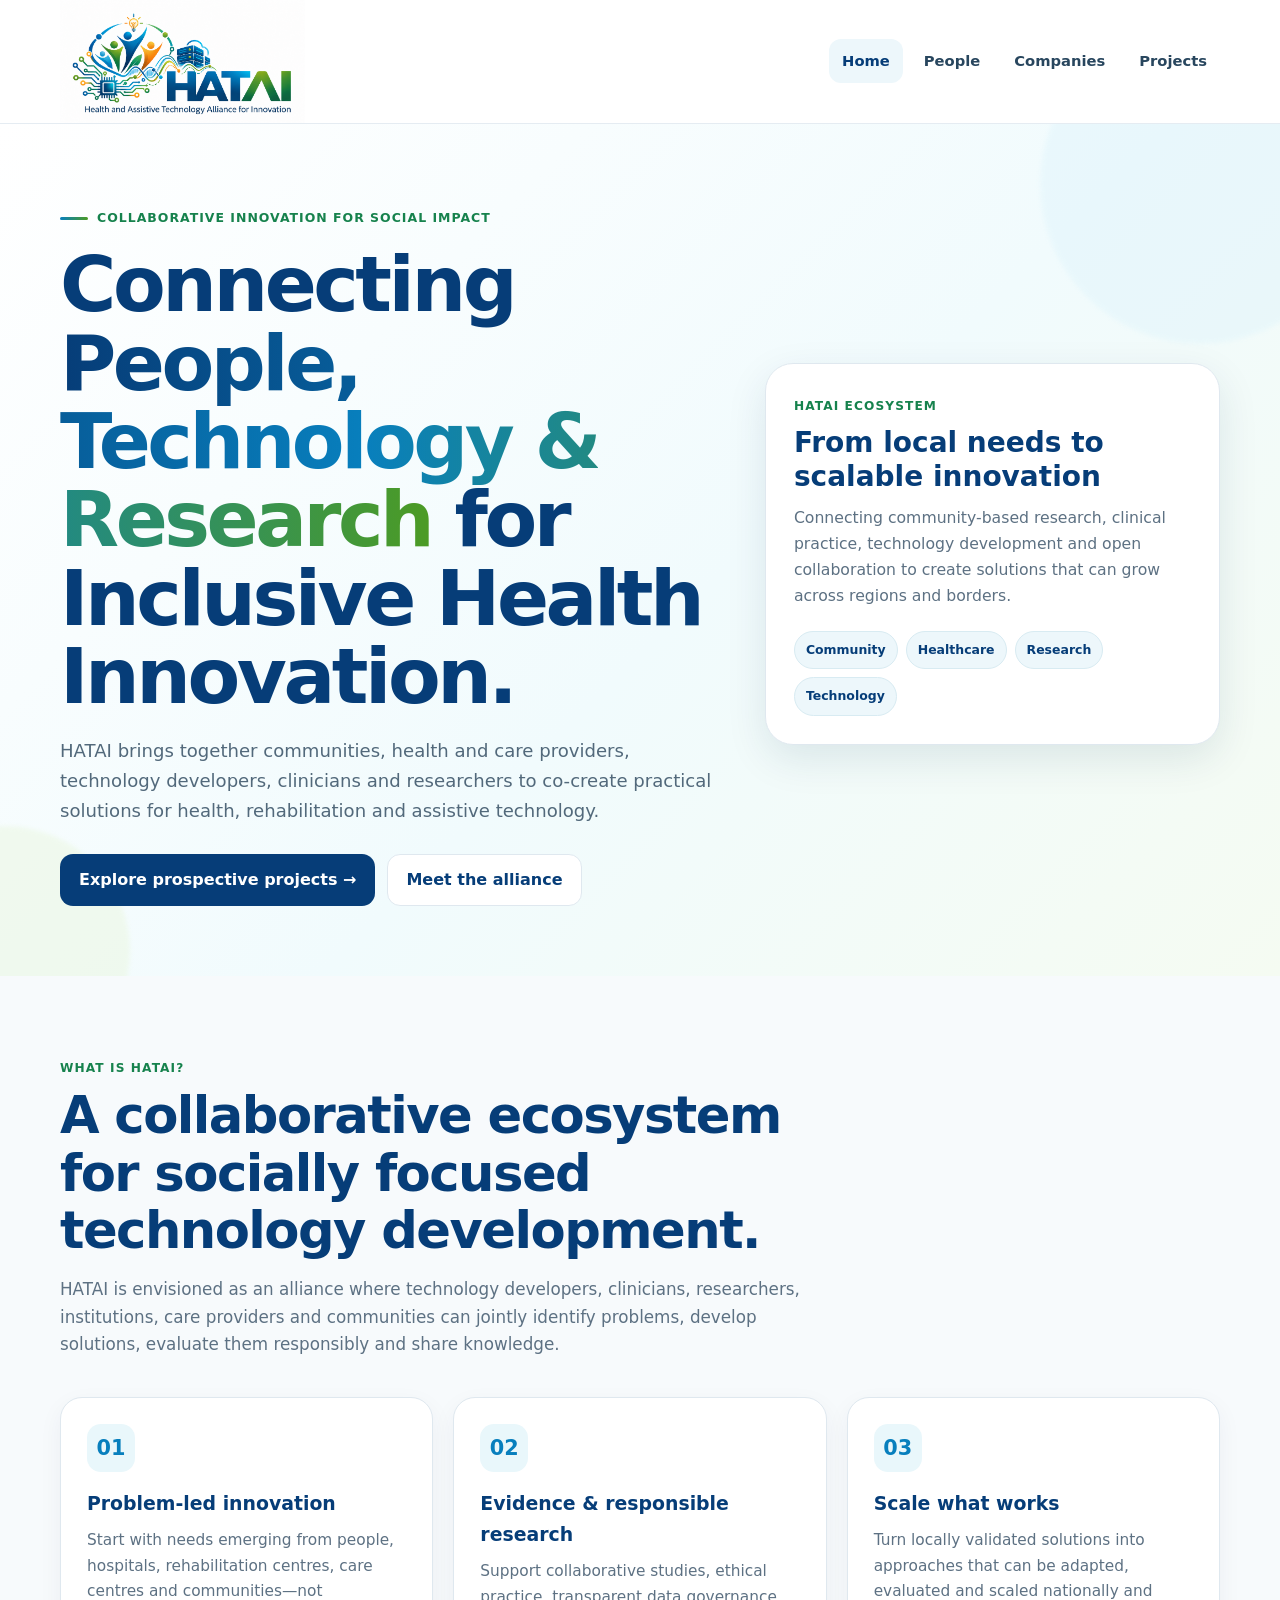
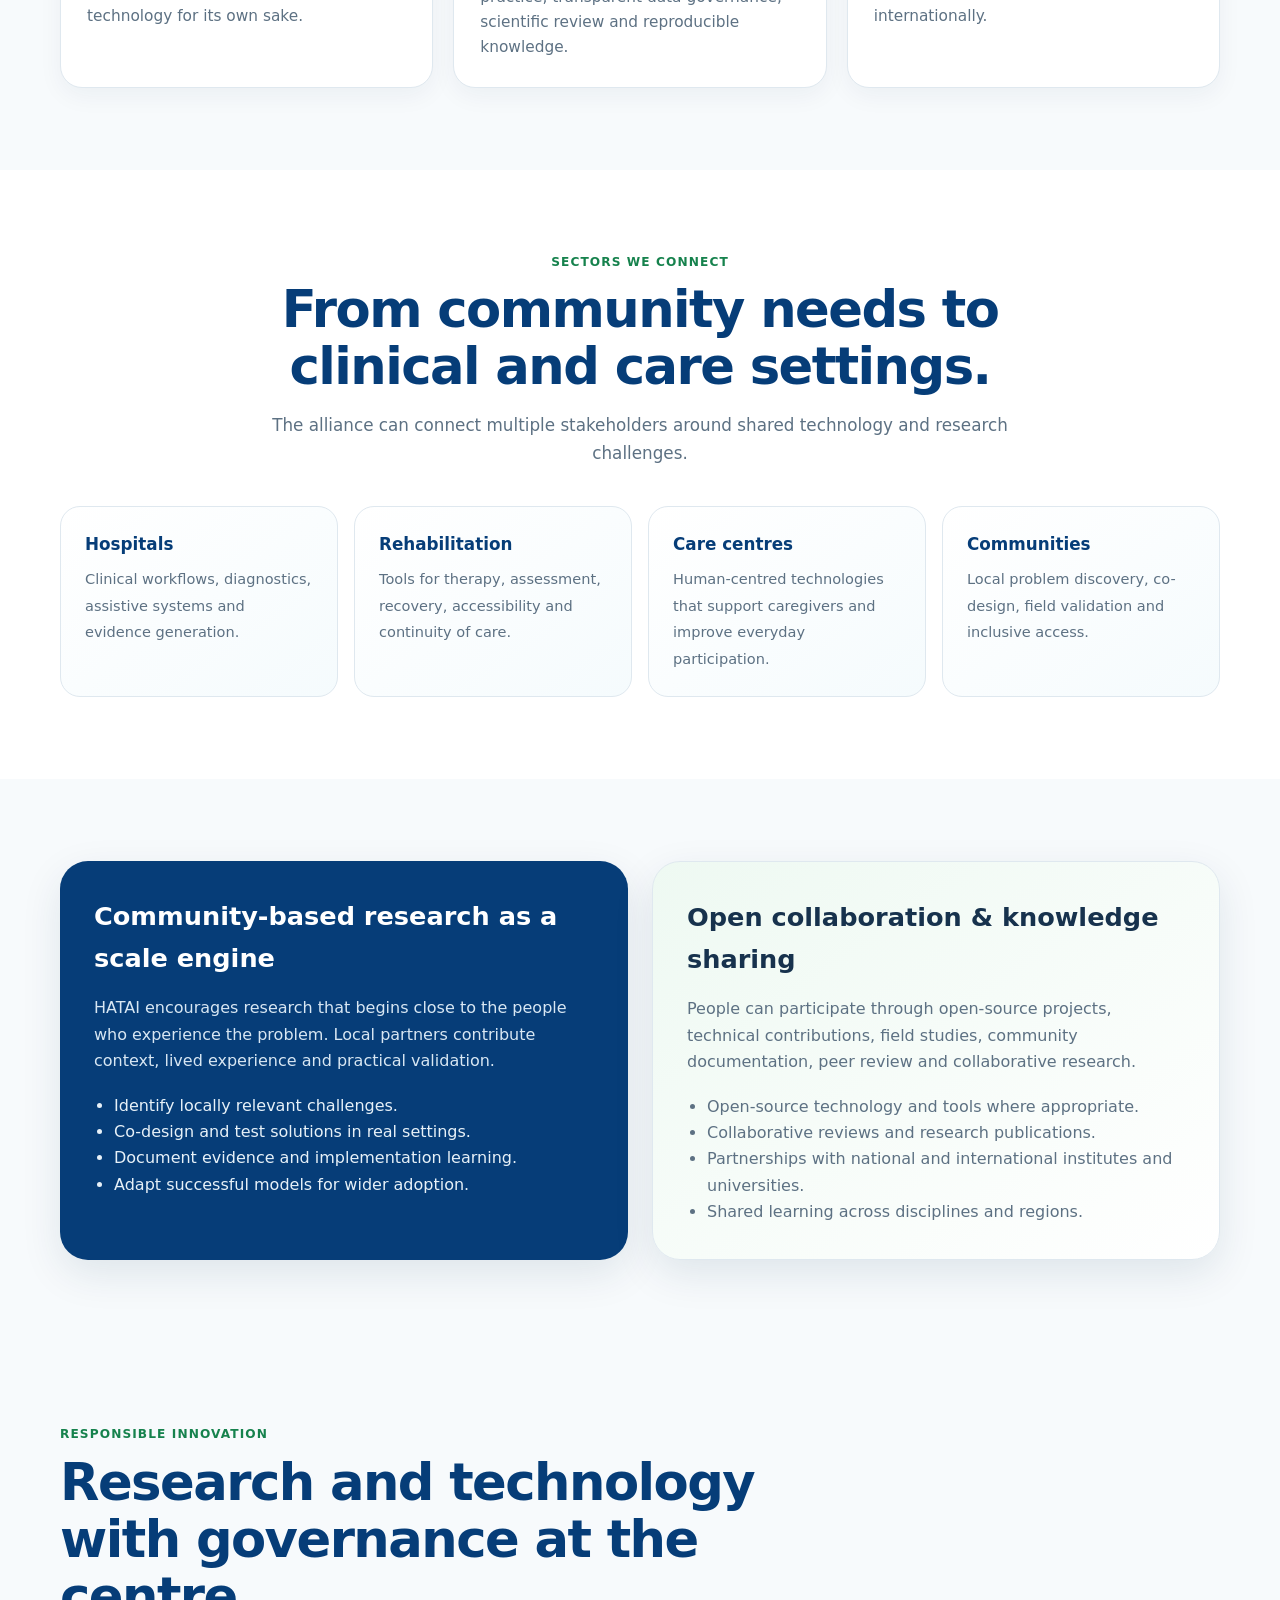
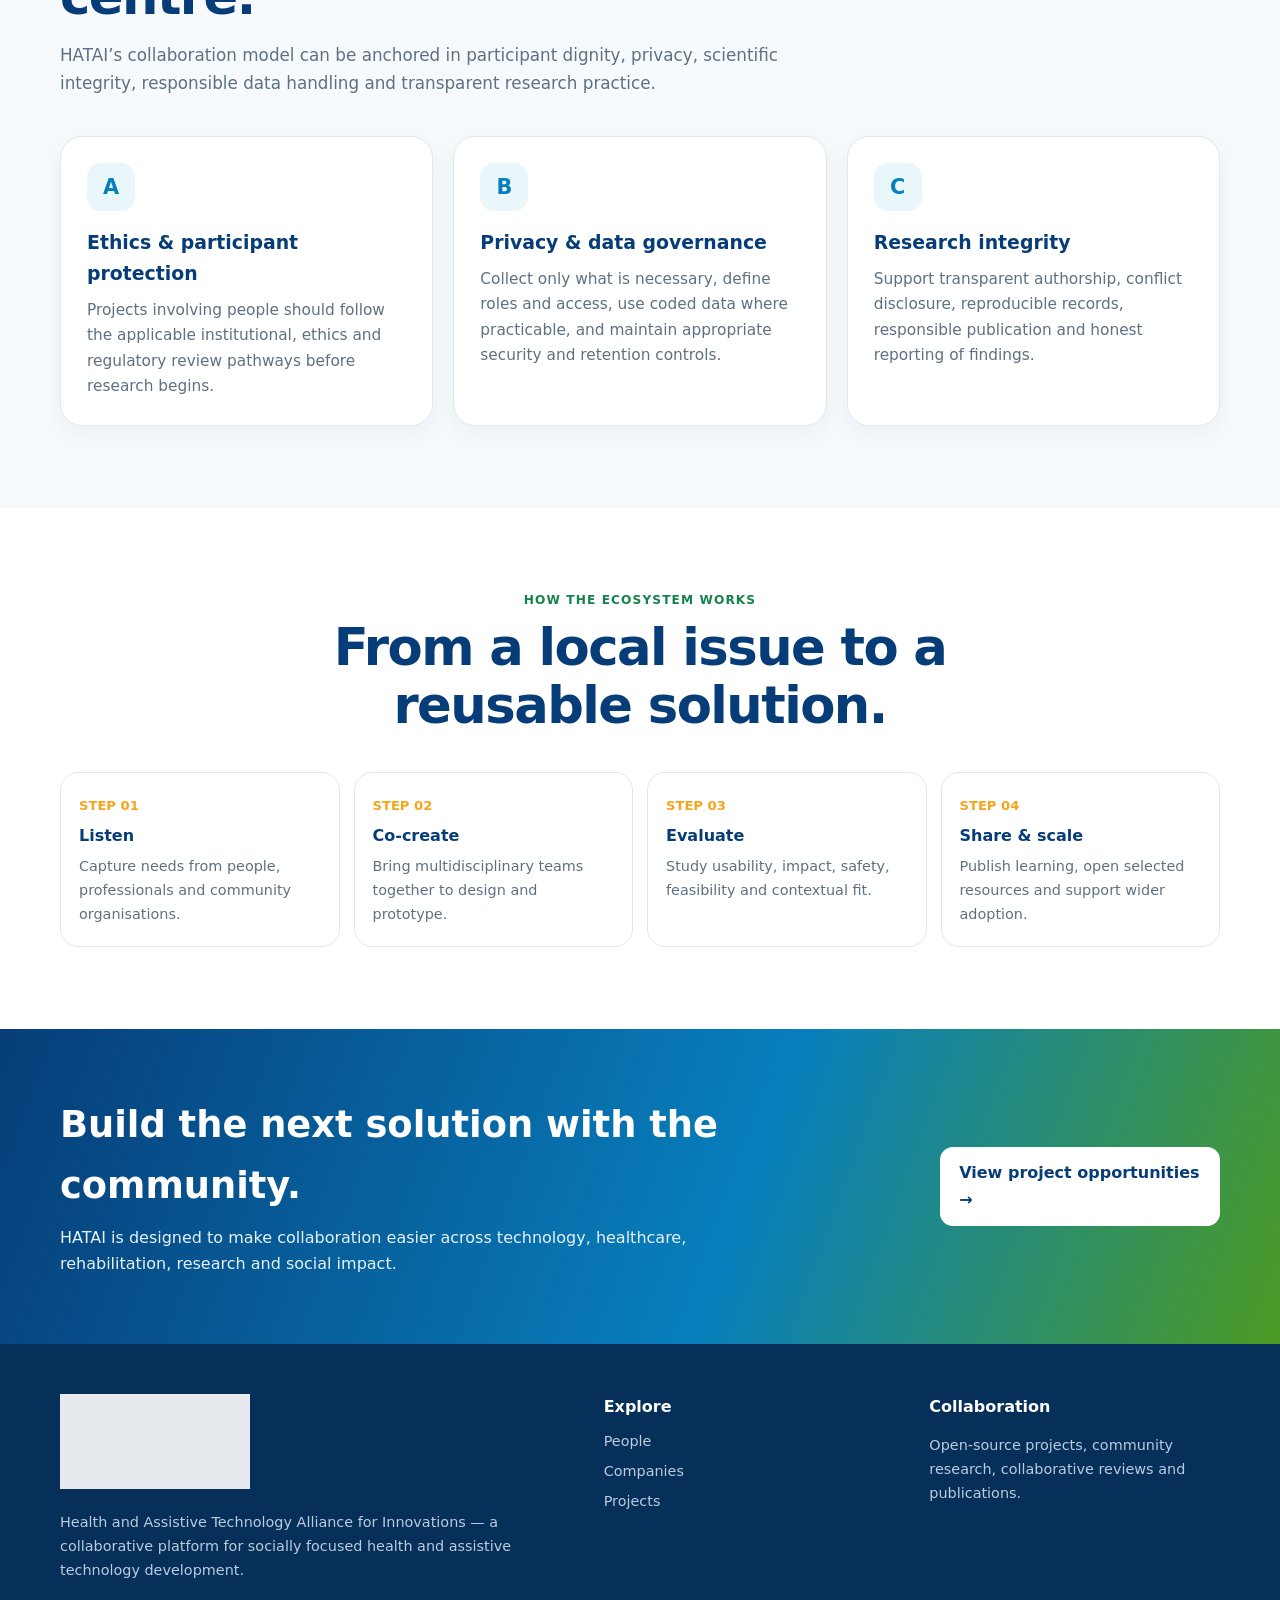
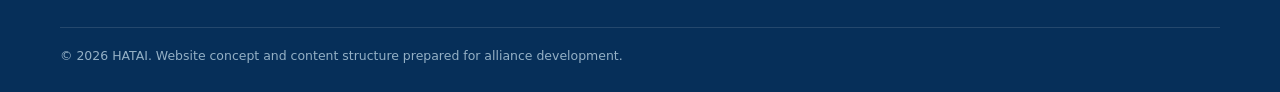
<file: index.html>
<!doctype html><html lang="en"><head><meta charset="utf-8"><meta name="viewport" content="width=device-width,initial-scale=1"><meta name="description" content="HATAI — Health and Assistive Technology Alliance for Innovations. A collaborative platform for socially focused health and assistive technology research, development and scale."><title>HATAI | Health and Assistive Technology Alliance for Innovations</title><link rel="stylesheet" href="css/styles.css"></head><body>
<header class="site-header"><div class="container nav"><a class="brand" href="index.html"><img src="assets/hatai-logo.png" alt="HATAI — Health and Assistive Technology Alliance for Innovations"></a><button class="menu-btn" aria-label="Open menu">☰</button><nav class="nav-links"><a class="active" href="index.html">Home</a><a href="people.html">People</a><a href="companies.html">Companies</a><a href="projects.html">Projects</a></nav></div></header>
<main>
<section class="hero"><div class="container hero-grid"><div class="reveal"><div class="eyebrow">Collaborative innovation for social impact</div><h1>Connecting <span>People, Technology &amp; Research</span> for Inclusive Health Innovation.</h1><p>HATAI brings together communities, health and care providers, technology developers, clinicians and researchers to co-create practical solutions for health, rehabilitation and assistive technology.</p><div class="hero-actions"><a class="btn btn-primary" href="projects.html">Explore prospective projects →</a><a class="btn btn-secondary" href="people.html">Meet the alliance</a></div></div><div class="hero-card reveal"><div class="hero-card-label">HATAI ecosystem</div><h3>From local needs to scalable innovation</h3><p>Connecting community-based research, clinical practice, technology development and open collaboration to create solutions that can grow across regions and borders.</p><div class="hero-pillars"><span>Community</span><span>Healthcare</span><span>Research</span><span>Technology</span></div></div></div></section>
<section class="section"><div class="container"><div class="section-head"><div class="section-kicker">What is HATAI?</div><h2>A collaborative ecosystem for socially focused technology development.</h2><p>HATAI is envisioned as an alliance where technology developers, clinicians, researchers, institutions, care providers and communities can jointly identify problems, develop solutions, evaluate them responsibly and share knowledge.</p></div><div class="cards"><article class="card"><div class="icon">01</div><h3>Problem-led innovation</h3><p>Start with needs emerging from people, hospitals, rehabilitation centres, care centres and communities—not technology for its own sake.</p></article><article class="card"><div class="icon">02</div><h3>Evidence &amp; responsible research</h3><p>Support collaborative studies, ethical practice, transparent data governance, scientific review and reproducible knowledge.</p></article><article class="card"><div class="icon">03</div><h3>Scale what works</h3><p>Turn locally validated solutions into approaches that can be adapted, evaluated and scaled nationally and internationally.</p></article></div></div></section>
<section class="section alt"><div class="container"><div class="section-head center"><div class="section-kicker">Sectors we connect</div><h2>From community needs to clinical and care settings.</h2><p>The alliance can connect multiple stakeholders around shared technology and research challenges.</p></div><div class="sector-grid"><div class="sector"><strong>Hospitals</strong><span>Clinical workflows, diagnostics, assistive systems and evidence generation.</span></div><div class="sector"><strong>Rehabilitation</strong><span>Tools for therapy, assessment, recovery, accessibility and continuity of care.</span></div><div class="sector"><strong>Care centres</strong><span>Human-centred technologies that support caregivers and improve everyday participation.</span></div><div class="sector"><strong>Communities</strong><span>Local problem discovery, co-design, field validation and inclusive access.</span></div></div></div></section>
<section class="section"><div class="container"><div class="split"><div class="feature"><h3>Community-based research as a scale engine</h3><p>HATAI encourages research that begins close to the people who experience the problem. Local partners contribute context, lived experience and practical validation.</p><ul><li>Identify locally relevant challenges.</li><li>Co-design and test solutions in real settings.</li><li>Document evidence and implementation learning.</li><li>Adapt successful models for wider adoption.</li></ul></div><div class="feature alt"><h3>Open collaboration &amp; knowledge sharing</h3><p>People can participate through open-source projects, technical contributions, field studies, community documentation, peer review and collaborative research.</p><ul><li>Open-source technology and tools where appropriate.</li><li>Collaborative reviews and research publications.</li><li>Partnerships with national and international institutes and universities.</li><li>Shared learning across disciplines and regions.</li></ul></div></div></div></section>
<section class="section"><div class="container"><div class="section-head"><div class="section-kicker">Responsible innovation</div><h2>Research and technology with governance at the centre.</h2><p>HATAI’s collaboration model can be anchored in participant dignity, privacy, scientific integrity, responsible data handling and transparent research practice.</p></div><div class="cards"><article class="card"><div class="icon">A</div><h3>Ethics &amp; participant protection</h3><p>Projects involving people should follow the applicable institutional, ethics and regulatory review pathways before research begins.</p></article><article class="card"><div class="icon">B</div><h3>Privacy &amp; data governance</h3><p>Collect only what is necessary, define roles and access, use coded data where practicable, and maintain appropriate security and retention controls.</p></article><article class="card"><div class="icon">C</div><h3>Research integrity</h3><p>Support transparent authorship, conflict disclosure, reproducible records, responsible publication and honest reporting of findings.</p></article></div></div></section>
<section class="section alt"><div class="container"><div class="section-head center"><div class="section-kicker">How the ecosystem works</div><h2>From a local issue to a reusable solution.</h2></div><div class="steps"><div class="step"><div class="step-num">STEP 01</div><h4>Listen</h4><p>Capture needs from people, professionals and community organisations.</p></div><div class="step"><div class="step-num">STEP 02</div><h4>Co-create</h4><p>Bring multidisciplinary teams together to design and prototype.</p></div><div class="step"><div class="step-num">STEP 03</div><h4>Evaluate</h4><p>Study usability, impact, safety, feasibility and contextual fit.</p></div><div class="step"><div class="step-num">STEP 04</div><h4>Share &amp; scale</h4><p>Publish learning, open selected resources and support wider adoption.</p></div></div></div></section>
<section class="cta"><div class="container cta-inner"><div><h2>Build the next solution with the community.</h2><p>HATAI is designed to make collaboration easier across technology, healthcare, rehabilitation, research and social impact.</p></div><a class="btn" href="projects.html">View project opportunities →</a></div></section>
</main><footer class="footer"><div class="container"><div class="footer-grid"><div><img src="assets/hatai-logo.png" alt="HATAI"><p>Health and Assistive Technology Alliance for Innovations — a collaborative platform for socially focused health and assistive technology development.</p></div><div><h4>Explore</h4><div class="footer-links"><a href="people.html">People</a><a href="companies.html">Companies</a><a href="projects.html">Projects</a></div></div><div><h4>Collaboration</h4><p>Open-source projects, community research, collaborative reviews and publications.</p></div></div><div class="copyright">© 2026 HATAI. Website concept and content structure prepared for alliance development.</div></div></footer><script src="js/main.js"></script></body></html>
</file>
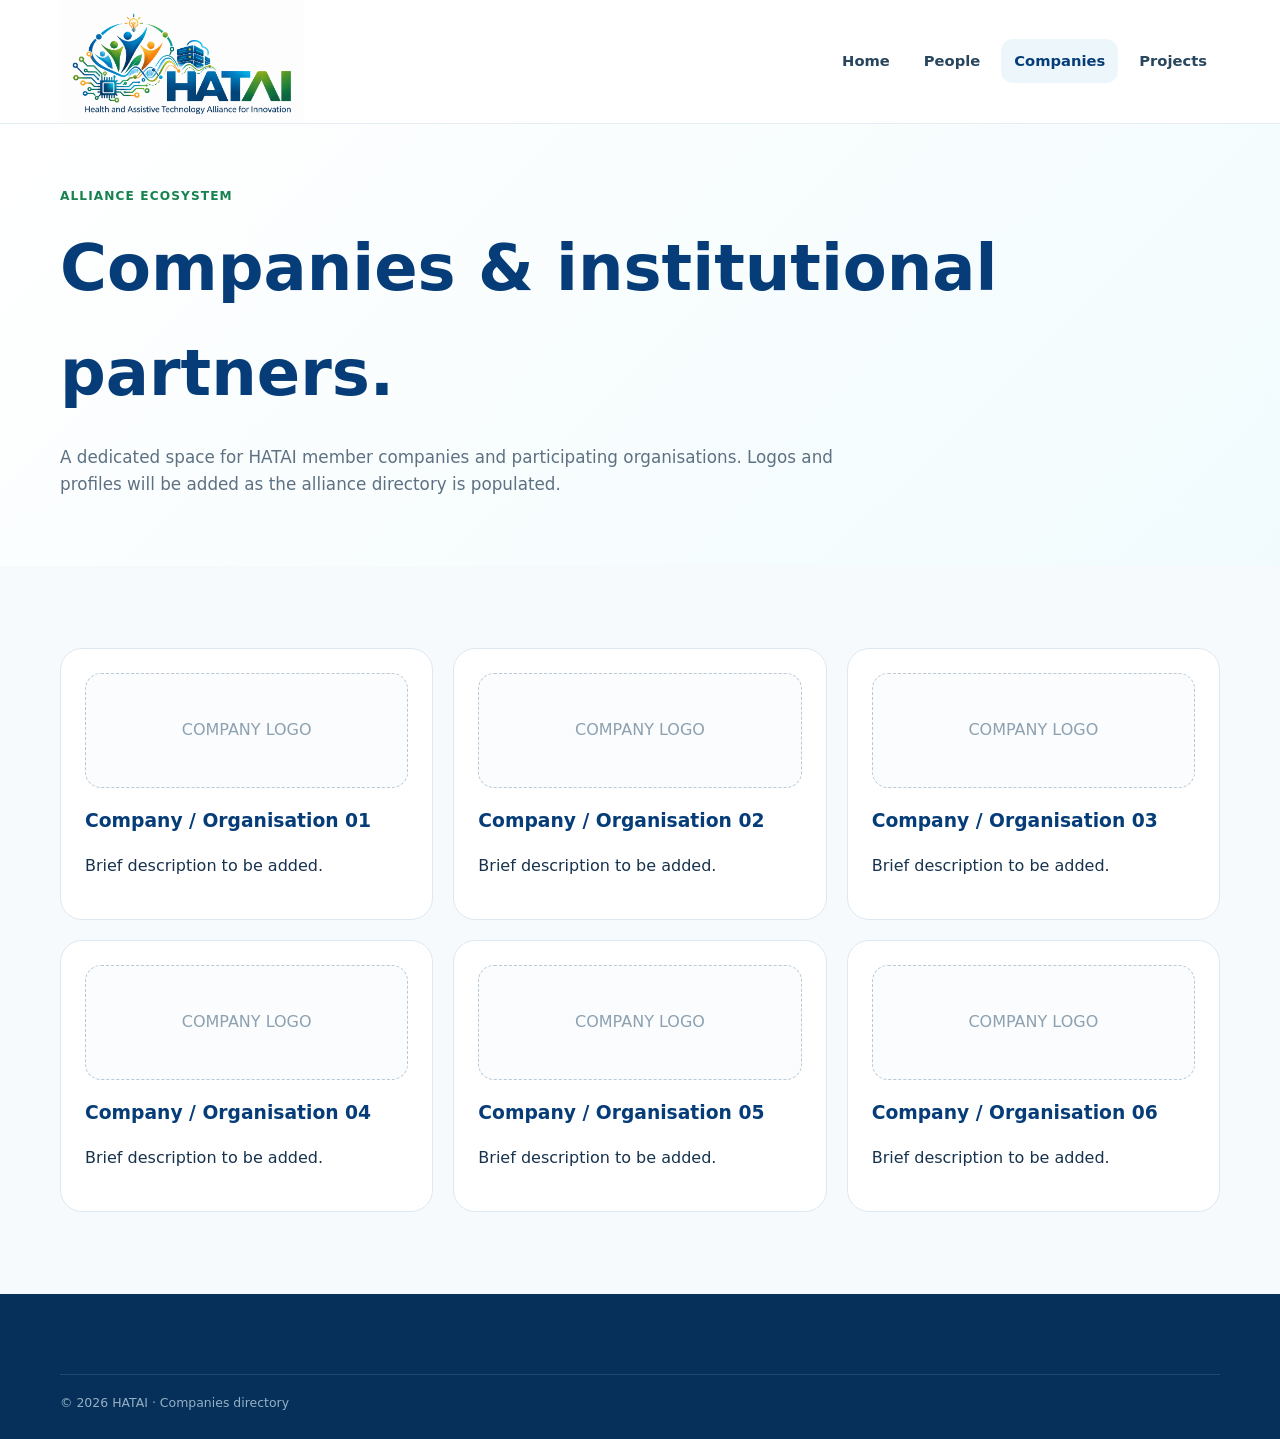
<file: companies.html>
<!doctype html><html lang="en"><head><meta charset="utf-8"><meta name="viewport" content="width=device-width,initial-scale=1"><title>Companies | HATAI</title><link rel="stylesheet" href="css/styles.css"></head><body>
<header class="site-header"><div class="container nav"><a class="brand" href="index.html"><img src="assets/hatai-logo.png" alt="HATAI"></a><button class="menu-btn">☰</button><nav class="nav-links"><a href="index.html">Home</a><a href="people.html">People</a><a class="active" href="companies.html">Companies</a><a href="projects.html">Projects</a></nav></div></header>
<section class="page-hero"><div class="container"><div class="section-kicker">Alliance ecosystem</div><h1>Companies &amp; institutional partners.</h1><p>A dedicated space for HATAI member companies and participating organisations. Logos and profiles will be added as the alliance directory is populated.</p></div></section>
<section class="section"><div class="container"><div class="company-grid">
<article class="company-card"><div class="company-logo-placeholder">COMPANY LOGO</div><h3>Company / Organisation 01</h3><p>Brief description to be added.</p></article>
<article class="company-card"><div class="company-logo-placeholder">COMPANY LOGO</div><h3>Company / Organisation 02</h3><p>Brief description to be added.</p></article>
<article class="company-card"><div class="company-logo-placeholder">COMPANY LOGO</div><h3>Company / Organisation 03</h3><p>Brief description to be added.</p></article>
<article class="company-card"><div class="company-logo-placeholder">COMPANY LOGO</div><h3>Company / Organisation 04</h3><p>Brief description to be added.</p></article>
<article class="company-card"><div class="company-logo-placeholder">COMPANY LOGO</div><h3>Company / Organisation 05</h3><p>Brief description to be added.</p></article>
<article class="company-card"><div class="company-logo-placeholder">COMPANY LOGO</div><h3>Company / Organisation 06</h3><p>Brief description to be added.</p></article>
</div></div></section><footer class="footer"><div class="container"><div class="copyright">© 2026 HATAI · Companies directory</div></div></footer><script src="js/main.js"></script></body></html>
</file>
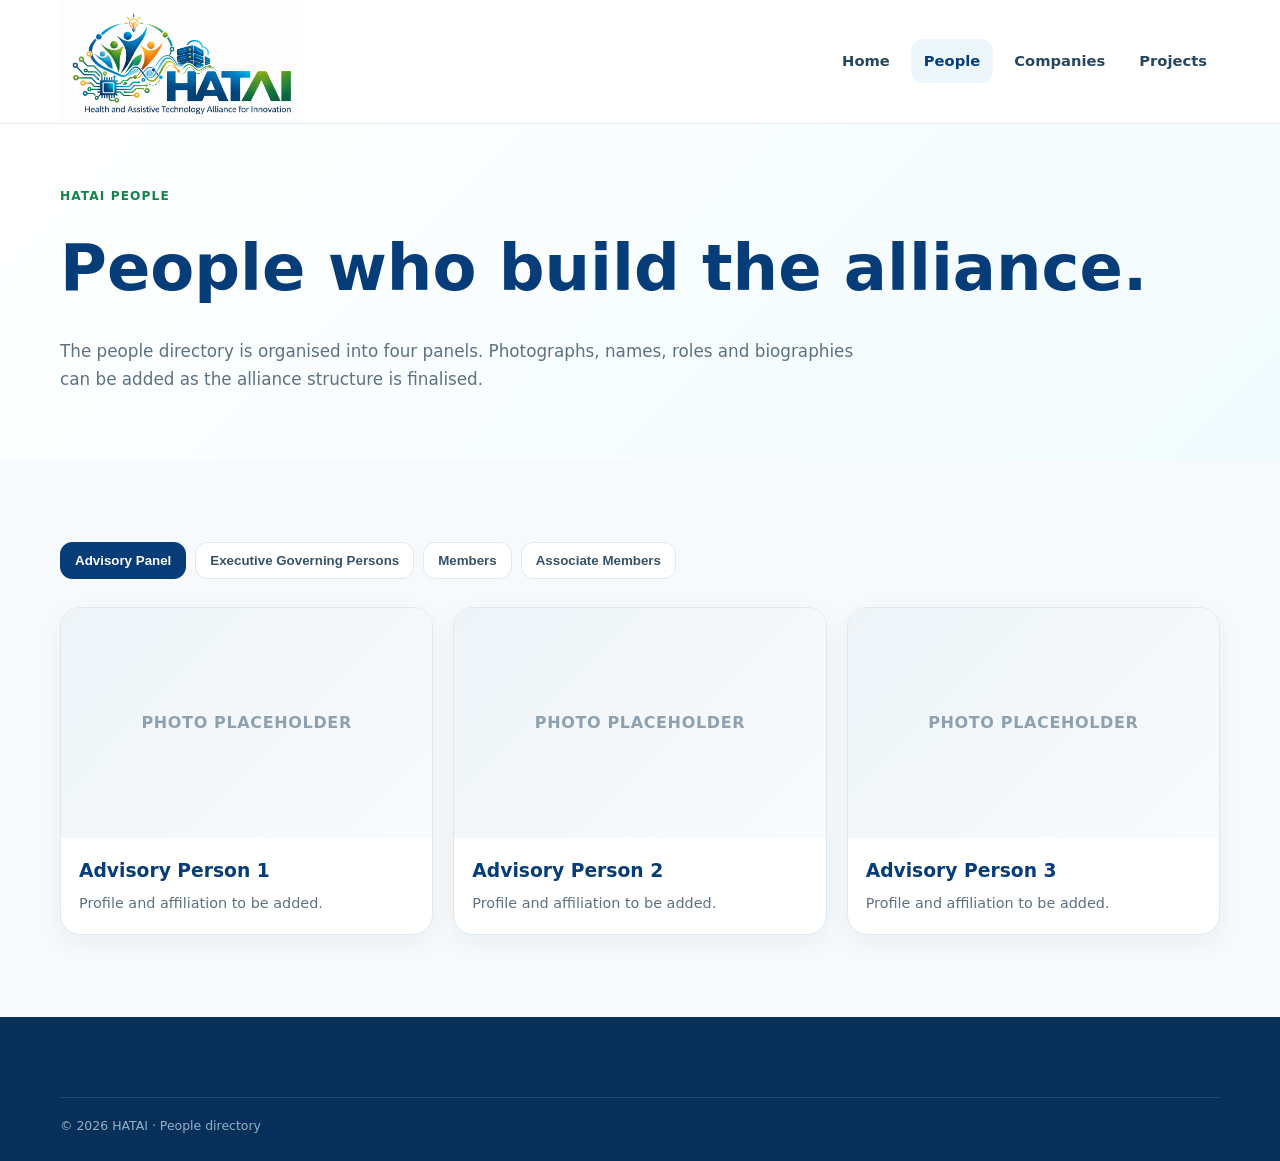
<file: people.html>
<!doctype html><html lang="en"><head><meta charset="utf-8"><meta name="viewport" content="width=device-width,initial-scale=1"><title>People | HATAI</title><link rel="stylesheet" href="css/styles.css"></head><body>
<header class="site-header"><div class="container nav"><a class="brand" href="index.html"><img src="assets/hatai-logo.png" alt="HATAI"></a><button class="menu-btn">☰</button><nav class="nav-links"><a href="index.html">Home</a><a class="active" href="people.html">People</a><a href="companies.html">Companies</a><a href="projects.html">Projects</a></nav></div></header>
<section class="page-hero"><div class="container"><div class="section-kicker">HATAI people</div><h1>People who build the alliance.</h1><p>The people directory is organised into four panels. Photographs, names, roles and biographies can be added as the alliance structure is finalised.</p></div></section>
<section class="section"><div class="container"><div class="tabs"><button class="tab-btn active" data-target="advisory">Advisory Panel</button><button class="tab-btn" data-target="executive">Executive Governing Persons</button><button class="tab-btn" data-target="members">Members</button><button class="tab-btn" data-target="associate">Associate Members</button></div>
<div id="advisory" class="panel active"><div class="people-grid"><article class="person-card"><div class="photo-placeholder">PHOTO PLACEHOLDER</div><div class="person-body"><h3>Advisory Person 1</h3><p>Profile and affiliation to be added.</p></div></article><article class="person-card"><div class="photo-placeholder">PHOTO PLACEHOLDER</div><div class="person-body"><h3>Advisory Person 2</h3><p>Profile and affiliation to be added.</p></div></article><article class="person-card"><div class="photo-placeholder">PHOTO PLACEHOLDER</div><div class="person-body"><h3>Advisory Person 3</h3><p>Profile and affiliation to be added.</p></div></article></div></div>
<div id="executive" class="panel"><div class="people-grid"><article class="person-card"><div class="photo-placeholder">PHOTO PLACEHOLDER</div><div class="person-body"><h3>Executive Governing Person 1</h3><p>Role, organisation and profile to be added.</p></div></article><article class="person-card"><div class="photo-placeholder">PHOTO PLACEHOLDER</div><div class="person-body"><h3>Executive Governing Person 2</h3><p>Role, organisation and profile to be added.</p></div></article><article class="person-card"><div class="photo-placeholder">PHOTO PLACEHOLDER</div><div class="person-body"><h3>Executive Governing Person 3</h3><p>Role, organisation and profile to be added.</p></div></article><article class="person-card"><div class="photo-placeholder">PHOTO PLACEHOLDER</div><div class="person-body"><h3>Executive Governing Person 4</h3><p>Role, organisation and profile to be added.</p></div></article></div></div>
<div id="members" class="panel"><div class="people-grid"><article class="person-card"><div class="photo-placeholder">PHOTO PLACEHOLDER</div><div class="person-body"><h3>Member 1</h3><p>Affiliation and profile to be added.</p></div></article><article class="person-card"><div class="photo-placeholder">PHOTO PLACEHOLDER</div><div class="person-body"><h3>Member 2</h3><p>Affiliation and profile to be added.</p></div></article><article class="person-card"><div class="photo-placeholder">PHOTO PLACEHOLDER</div><div class="person-body"><h3>Member 3</h3><p>Affiliation and profile to be added.</p></div></article><article class="person-card"><div class="photo-placeholder">PHOTO PLACEHOLDER</div><div class="person-body"><h3>Member 4</h3><p>Affiliation and profile to be added.</p></div></article><article class="person-card"><div class="photo-placeholder">PHOTO PLACEHOLDER</div><div class="person-body"><h3>Member 5</h3><p>Affiliation and profile to be added.</p></div></article><article class="person-card"><div class="photo-placeholder">PHOTO PLACEHOLDER</div><div class="person-body"><h3>Member 6</h3><p>Affiliation and profile to be added.</p></div></article></div></div>
<div id="associate" class="panel"><div class="people-grid"><article class="person-card"><div class="photo-placeholder">PHOTO PLACEHOLDER</div><div class="person-body"><h3>Associate Member 1</h3><p>Affiliation and profile to be added.</p></div></article><article class="person-card"><div class="photo-placeholder">PHOTO PLACEHOLDER</div><div class="person-body"><h3>Associate Member 2</h3><p>Affiliation and profile to be added.</p></div></article><article class="person-card"><div class="photo-placeholder">PHOTO PLACEHOLDER</div><div class="person-body"><h3>Associate Member 3</h3><p>Affiliation and profile to be added.</p></div></article><article class="person-card"><div class="photo-placeholder">PHOTO PLACEHOLDER</div><div class="person-body"><h3>Associate Member 4</h3><p>Affiliation and profile to be added.</p></div></article></div></div></section><footer class="footer"><div class="container"><div class="copyright">© 2026 HATAI · People directory</div></div></footer><script src="js/main.js"></script><script>document.querySelectorAll('.people-grid').forEach(g=>g.innerHTML=g.innerHTML.replace(/\$\{.*?\}/g,''));</script></body></html>
</file>
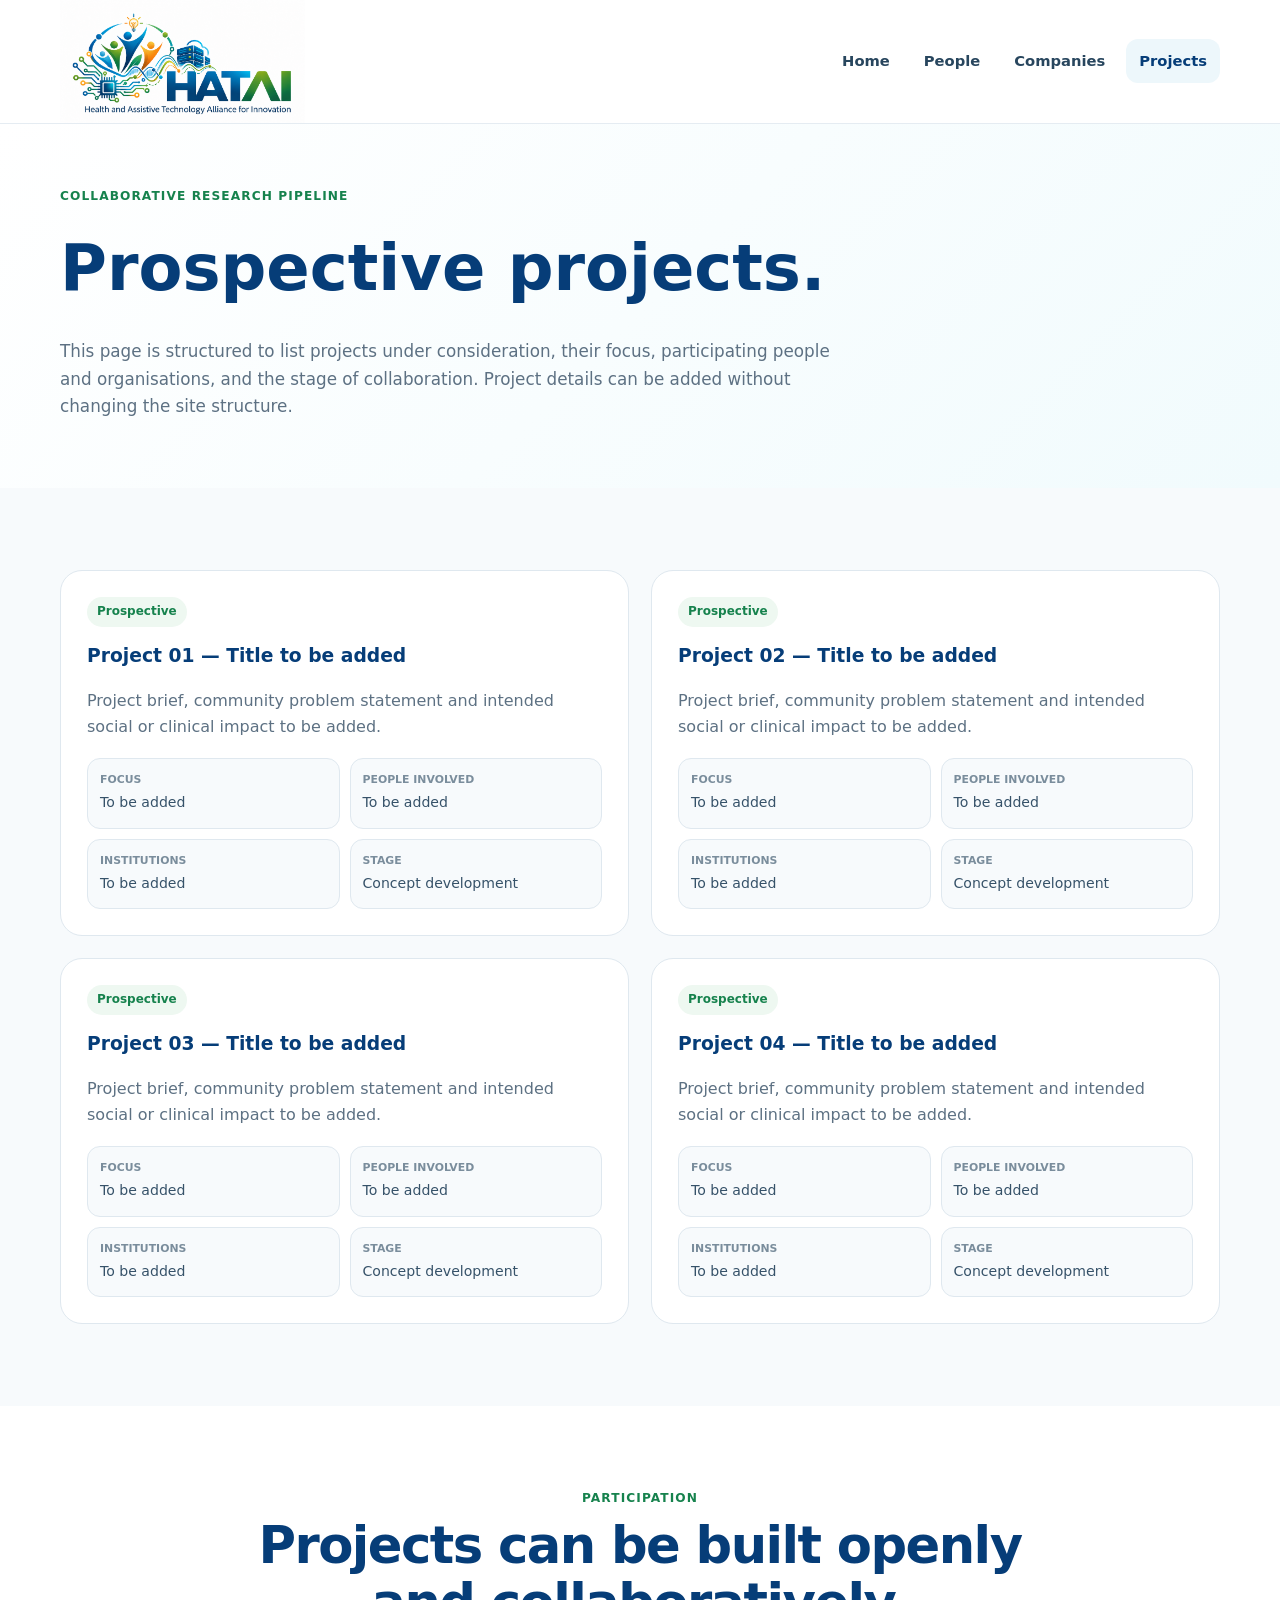
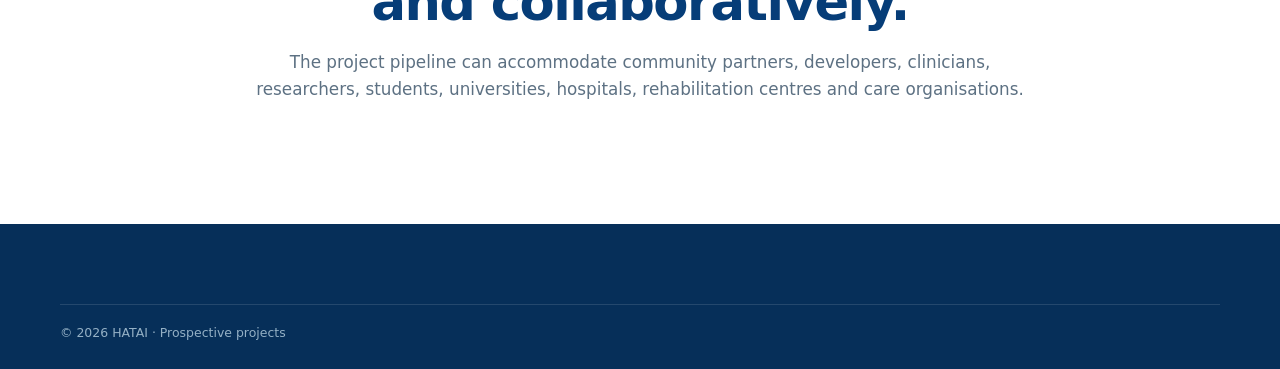
<file: projects.html>
<!doctype html><html lang="en"><head><meta charset="utf-8"><meta name="viewport" content="width=device-width,initial-scale=1"><title>Prospective Projects | HATAI</title><link rel="stylesheet" href="css/styles.css"></head><body>
<header class="site-header"><div class="container nav"><a class="brand" href="index.html"><img src="assets/hatai-logo.png" alt="HATAI"></a><button class="menu-btn">☰</button><nav class="nav-links"><a href="index.html">Home</a><a href="people.html">People</a><a href="companies.html">Companies</a><a class="active" href="projects.html">Projects</a></nav></div></header>
<section class="page-hero"><div class="container"><div class="section-kicker">Collaborative research pipeline</div><h1>Prospective projects.</h1><p>This page is structured to list projects under consideration, their focus, participating people and organisations, and the stage of collaboration. Project details can be added without changing the site structure.</p></div></section>
<section class="section"><div class="container"><div class="project-grid">
<article class="project-card"><span class="project-status">Prospective</span><h3>Project 01 — Title to be added</h3><p>Project brief, community problem statement and intended social or clinical impact to be added.</p><div class="project-meta"><div class="meta"><small>Focus</small><span>To be added</span></div><div class="meta"><small>People involved</small><span>To be added</span></div><div class="meta"><small>Institutions</small><span>To be added</span></div><div class="meta"><small>Stage</small><span>Concept development</span></div></div></article>
<article class="project-card"><span class="project-status">Prospective</span><h3>Project 02 — Title to be added</h3><p>Project brief, community problem statement and intended social or clinical impact to be added.</p><div class="project-meta"><div class="meta"><small>Focus</small><span>To be added</span></div><div class="meta"><small>People involved</small><span>To be added</span></div><div class="meta"><small>Institutions</small><span>To be added</span></div><div class="meta"><small>Stage</small><span>Concept development</span></div></div></article>
<article class="project-card"><span class="project-status">Prospective</span><h3>Project 03 — Title to be added</h3><p>Project brief, community problem statement and intended social or clinical impact to be added.</p><div class="project-meta"><div class="meta"><small>Focus</small><span>To be added</span></div><div class="meta"><small>People involved</small><span>To be added</span></div><div class="meta"><small>Institutions</small><span>To be added</span></div><div class="meta"><small>Stage</small><span>Concept development</span></div></div></article>
<article class="project-card"><span class="project-status">Prospective</span><h3>Project 04 — Title to be added</h3><p>Project brief, community problem statement and intended social or clinical impact to be added.</p><div class="project-meta"><div class="meta"><small>Focus</small><span>To be added</span></div><div class="meta"><small>People involved</small><span>To be added</span></div><div class="meta"><small>Institutions</small><span>To be added</span></div><div class="meta"><small>Stage</small><span>Concept development</span></div></div></article>
</div></div></section>
<section class="section alt"><div class="container"><div class="section-head center"><div class="section-kicker">Participation</div><h2>Projects can be built openly and collaboratively.</h2><p>The project pipeline can accommodate community partners, developers, clinicians, researchers, students, universities, hospitals, rehabilitation centres and care organisations.</p></div></div></section>
</main><footer class="footer"><div class="container"><div class="copyright">© 2026 HATAI · Prospective projects</div></div></footer><script src="js/main.js"></script></body></html>
</file>
<file: css/styles.css>
:root{--navy:#063d78;--blue:#087fbd;--cyan:#12a9cf;--green:#4c9b24;--green2:#16824d;--orange:#f6a51b;--ink:#17324d;--muted:#5d7183;--bg:#f7fafc;--white:#fff;--line:#dfe8ef;--shadow:0 14px 40px rgba(9,45,76,.10);--radius:22px}
*{box-sizing:border-box}html{scroll-behavior:smooth}body{margin:0;font-family:Inter,ui-sans-serif,system-ui,-apple-system,BlinkMacSystemFont,"Segoe UI",sans-serif;color:var(--ink);background:var(--bg);line-height:1.65}a{color:inherit;text-decoration:none}.container{width:min(1160px,92%);margin:auto}.site-header{position:sticky;top:0;z-index:50;background:rgba(255,255,255,.94);backdrop-filter:blur(12px);border-bottom:1px solid rgba(223,232,239,.8)}.nav{min-height:78px;display:flex;align-items:center;justify-content:space-between;gap:24px}.brand img{width:245px;height:auto;display:block}.nav-links{display:flex;align-items:center;gap:8px}.nav-links a{padding:10px 13px;border-radius:12px;font-weight:700;font-size:.92rem;color:#28465e}.nav-links a:hover,.nav-links a.active{background:#edf7fb;color:var(--navy)}.menu-btn{display:none;border:1px solid var(--line);background:#fff;border-radius:10px;padding:9px 12px;font-size:1.2rem}.hero{position:relative;overflow:hidden;background:linear-gradient(135deg,#fff 0%,#f1fbfd 55%,#f5fbf2 100%);padding:78px 0 70px}.hero:before,.hero:after{content:"";position:absolute;border-radius:50%;filter:blur(2px);opacity:.45}.hero:before{width:320px;height:320px;background:#dff4fb;right:-80px;top:-100px}.hero:after{width:250px;height:250px;background:#e9f6dc;left:-120px;bottom:-100px}.hero-grid{position:relative;z-index:1;display:grid;grid-template-columns:1.18fr .82fr;gap:50px;align-items:center}.eyebrow{display:inline-flex;align-items:center;gap:9px;color:var(--green2);font-weight:800;letter-spacing:.08em;text-transform:uppercase;font-size:.78rem}.eyebrow:before{content:"";width:28px;height:3px;background:linear-gradient(90deg,var(--blue),var(--green));border-radius:4px}.hero h1{font-size:clamp(2.7rem,6vw,5.1rem);line-height:1.02;letter-spacing:-.045em;margin:18px 0 20px;color:var(--navy)}.hero h1 span{background:linear-gradient(90deg,var(--navy),var(--blue),var(--green));-webkit-background-clip:text;background-clip:text;color:transparent}.hero p{font-size:1.13rem;color:#52697b;max-width:700px}.hero-actions{display:flex;flex-wrap:wrap;gap:12px;margin-top:28px}.btn{display:inline-flex;align-items:center;justify-content:center;gap:8px;border-radius:13px;padding:12px 18px;font-weight:800;border:1px solid transparent;transition:.2s}.btn-primary{background:var(--navy);color:#fff}.btn-primary:hover{transform:translateY(-1px);box-shadow:0 10px 24px rgba(6,61,120,.22)}.btn-secondary{background:#fff;border-color:var(--line);color:var(--navy)}.hero-card{background:#fff;border:1px solid var(--line);border-radius:28px;box-shadow:var(--shadow);padding:28px}.hero-card img{width:100%;max-width:520px;display:block;margin:auto}.hero-card-label{display:inline-block;color:var(--green2);font-size:.76rem;font-weight:900;letter-spacing:.09em;text-transform:uppercase;margin-bottom:10px}.hero-card h3{margin:0 0 12px;color:var(--navy);font-size:1.75rem;line-height:1.2}.hero-card p{margin:0;color:var(--muted);font-size:.98rem}.hero-pillars{display:flex;flex-wrap:wrap;gap:8px;margin-top:22px}.hero-pillars span{padding:8px 11px;border-radius:999px;background:#edf7fb;color:var(--navy);font-size:.78rem;font-weight:800;border:1px solid #d8ebf2}.section{padding:82px 0}.section.alt{background:#fff}.section-head{max-width:780px;margin-bottom:38px}.section-head.center{text-align:center;margin-left:auto;margin-right:auto}.section-kicker{color:var(--green2);font-weight:800;text-transform:uppercase;letter-spacing:.09em;font-size:.76rem}.section h2{font-size:clamp(2rem,4vw,3.2rem);line-height:1.12;letter-spacing:-.03em;color:var(--navy);margin:9px 0 14px}.section-head p{color:var(--muted);font-size:1.05rem}.cards{display:grid;grid-template-columns:repeat(3,1fr);gap:20px}.card{background:#fff;border:1px solid var(--line);border-radius:var(--radius);padding:26px;box-shadow:0 8px 24px rgba(9,45,76,.05)}.icon{width:48px;height:48px;border-radius:14px;display:grid;place-items:center;background:#e9f7fb;color:var(--blue);font-size:1.3rem;font-weight:900;margin-bottom:16px}.card h3{margin:0 0 9px;color:var(--navy);font-size:1.18rem}.card p{margin:0;color:var(--muted);font-size:.96rem}.sector-grid{display:grid;grid-template-columns:repeat(4,1fr);gap:16px}.sector{padding:24px;border-radius:20px;background:linear-gradient(145deg,#fff,#f5fbfd);border:1px solid var(--line);min-height:150px}.sector strong{display:block;color:var(--navy);font-size:1.05rem;margin-bottom:8px}.sector span{color:var(--muted);font-size:.91rem}.split{display:grid;grid-template-columns:1fr 1fr;gap:24px;align-items:stretch}.feature{border-radius:28px;padding:34px;background:var(--navy);color:#fff;box-shadow:var(--shadow)}.feature h3{font-size:1.6rem;margin:0 0 12px}.feature p{color:#d8e7f3}.feature ul{margin:18px 0 0;padding-left:20px;color:#e7f1f8}.feature.alt{background:linear-gradient(145deg,#eef9f2,#fff);color:var(--ink);border:1px solid var(--line)}.feature.alt p,.feature.alt li{color:var(--muted)}.steps{display:grid;grid-template-columns:repeat(4,1fr);gap:14px}.step{position:relative;padding:22px 18px 20px;background:#fff;border:1px solid var(--line);border-radius:18px}.step-num{font-weight:900;color:var(--orange);font-size:.82rem}.step h4{margin:6px 0 6px;color:var(--navy)}.step p{margin:0;font-size:.9rem;color:var(--muted)}.cta{padding:66px 0;background:linear-gradient(110deg,#063d78,#087fbd 58%,#4c9b24);color:#fff}.cta-inner{display:flex;justify-content:space-between;align-items:center;gap:30px}.cta h2{margin:0 0 8px;font-size:2.3rem}.cta p{margin:0;color:#e6f3fa;max-width:720px}.cta .btn{background:#fff;color:var(--navy)}.page-hero{padding:62px 0 50px;background:linear-gradient(135deg,#fff,#f1fbfd)}.page-hero h1{font-size:clamp(2.4rem,5vw,4rem);color:var(--navy);margin:10px 0}.page-hero p{max-width:800px;color:var(--muted);font-size:1.05rem}.tabs{display:flex;flex-wrap:wrap;gap:9px;margin-bottom:28px}.tab-btn{cursor:pointer;border:1px solid var(--line);background:#fff;color:#365269;border-radius:12px;padding:10px 14px;font-weight:800}.tab-btn.active{background:var(--navy);color:#fff;border-color:var(--navy)}.panel{display:none}.panel.active{display:block}.people-grid{display:grid;grid-template-columns:repeat(3,1fr);gap:20px}.person-card{background:#fff;border:1px solid var(--line);border-radius:20px;overflow:hidden;box-shadow:0 8px 24px rgba(9,45,76,.05)}.photo-placeholder{height:230px;background:linear-gradient(135deg,#eef4f8,#f8fbfd);display:grid;place-items:center;color:#8da1b1;font-weight:800;letter-spacing:.04em}.person-body{padding:18px}.person-body h3{margin:0;color:var(--navy)}.person-body p{margin:5px 0 0;color:var(--muted);font-size:.9rem}.empty{padding:50px;text-align:center;border:1px dashed #b9c9d5;border-radius:22px;background:#fff;color:var(--muted)}.company-grid{display:grid;grid-template-columns:repeat(3,1fr);gap:20px}.company-card{background:#fff;border:1px solid var(--line);border-radius:22px;padding:24px;min-height:260px}.company-logo-placeholder{height:115px;border:1px dashed #b9c9d5;border-radius:16px;display:grid;place-items:center;color:#8da1b1;background:#fafcfd}.company-card h3{color:var(--navy);margin:18px 0 7px}.project-grid{display:grid;grid-template-columns:repeat(2,1fr);gap:22px}.project-card{background:#fff;border:1px solid var(--line);border-radius:22px;padding:26px;min-height:300px}.project-status{display:inline-flex;border-radius:999px;padding:5px 10px;background:#eef8f1;color:var(--green2);font-weight:800;font-size:.75rem}.project-card h3{color:var(--navy);margin:14px 0 8px}.project-card p{color:var(--muted)}.project-meta{display:grid;grid-template-columns:1fr 1fr;gap:10px;margin-top:18px}.meta{padding:12px;border-radius:13px;background:#f7fafc;border:1px solid var(--line)}.meta small{display:block;color:#7a8d9c;font-weight:800;text-transform:uppercase;font-size:.68rem}.meta span{font-size:.88rem;color:#365269}.footer{background:#062f59;color:#cbddea;padding:50px 0 25px}.footer-grid{display:grid;grid-template-columns:1.4fr .8fr .8fr;gap:35px}.footer img{width:190px;filter:brightness(0) invert(1);opacity:.9}.footer h4{color:#fff;margin:0 0 10px}.footer p,.footer a{font-size:.9rem;color:#b9cddd}.footer-links{display:grid;gap:6px}.copyright{border-top:1px solid rgba(255,255,255,.12);margin-top:30px;padding-top:18px;font-size:.78rem;color:#94b0c5}.disclaimer{font-size:.78rem;color:#8097a8;margin-top:14px}.reveal{animation:rise .55s ease both}@keyframes rise{from{opacity:0;transform:translateY(10px)}to{opacity:1;transform:none}}
@media(max-width:900px){.nav-links{position:absolute;left:4%;right:4%;top:73px;background:#fff;border:1px solid var(--line);border-radius:16px;padding:10px;display:none;flex-direction:column;align-items:stretch;box-shadow:var(--shadow)}.nav-links.open{display:flex}.nav-links a{width:100%}.menu-btn{display:block}.hero-grid,.split{grid-template-columns:1fr}.cards,.people-grid,.company-grid{grid-template-columns:repeat(2,1fr)}.sector-grid{grid-template-columns:repeat(2,1fr)}.steps{grid-template-columns:repeat(2,1fr)}.project-grid{grid-template-columns:1fr}.cta-inner{flex-direction:column;align-items:flex-start}.footer-grid{grid-template-columns:1fr 1fr}}
@media(max-width:620px){.nav{min-height:70px}.brand img{width:200px}.hero{padding:55px 0}.section{padding:60px 0}.cards,.people-grid,.company-grid,.sector-grid,.steps,.footer-grid{grid-template-columns:1fr}.hero h1{font-size:2.8rem}.hero-card{padding:16px}.project-meta{grid-template-columns:1fr}.photo-placeholder{height:210px}}
</file>
